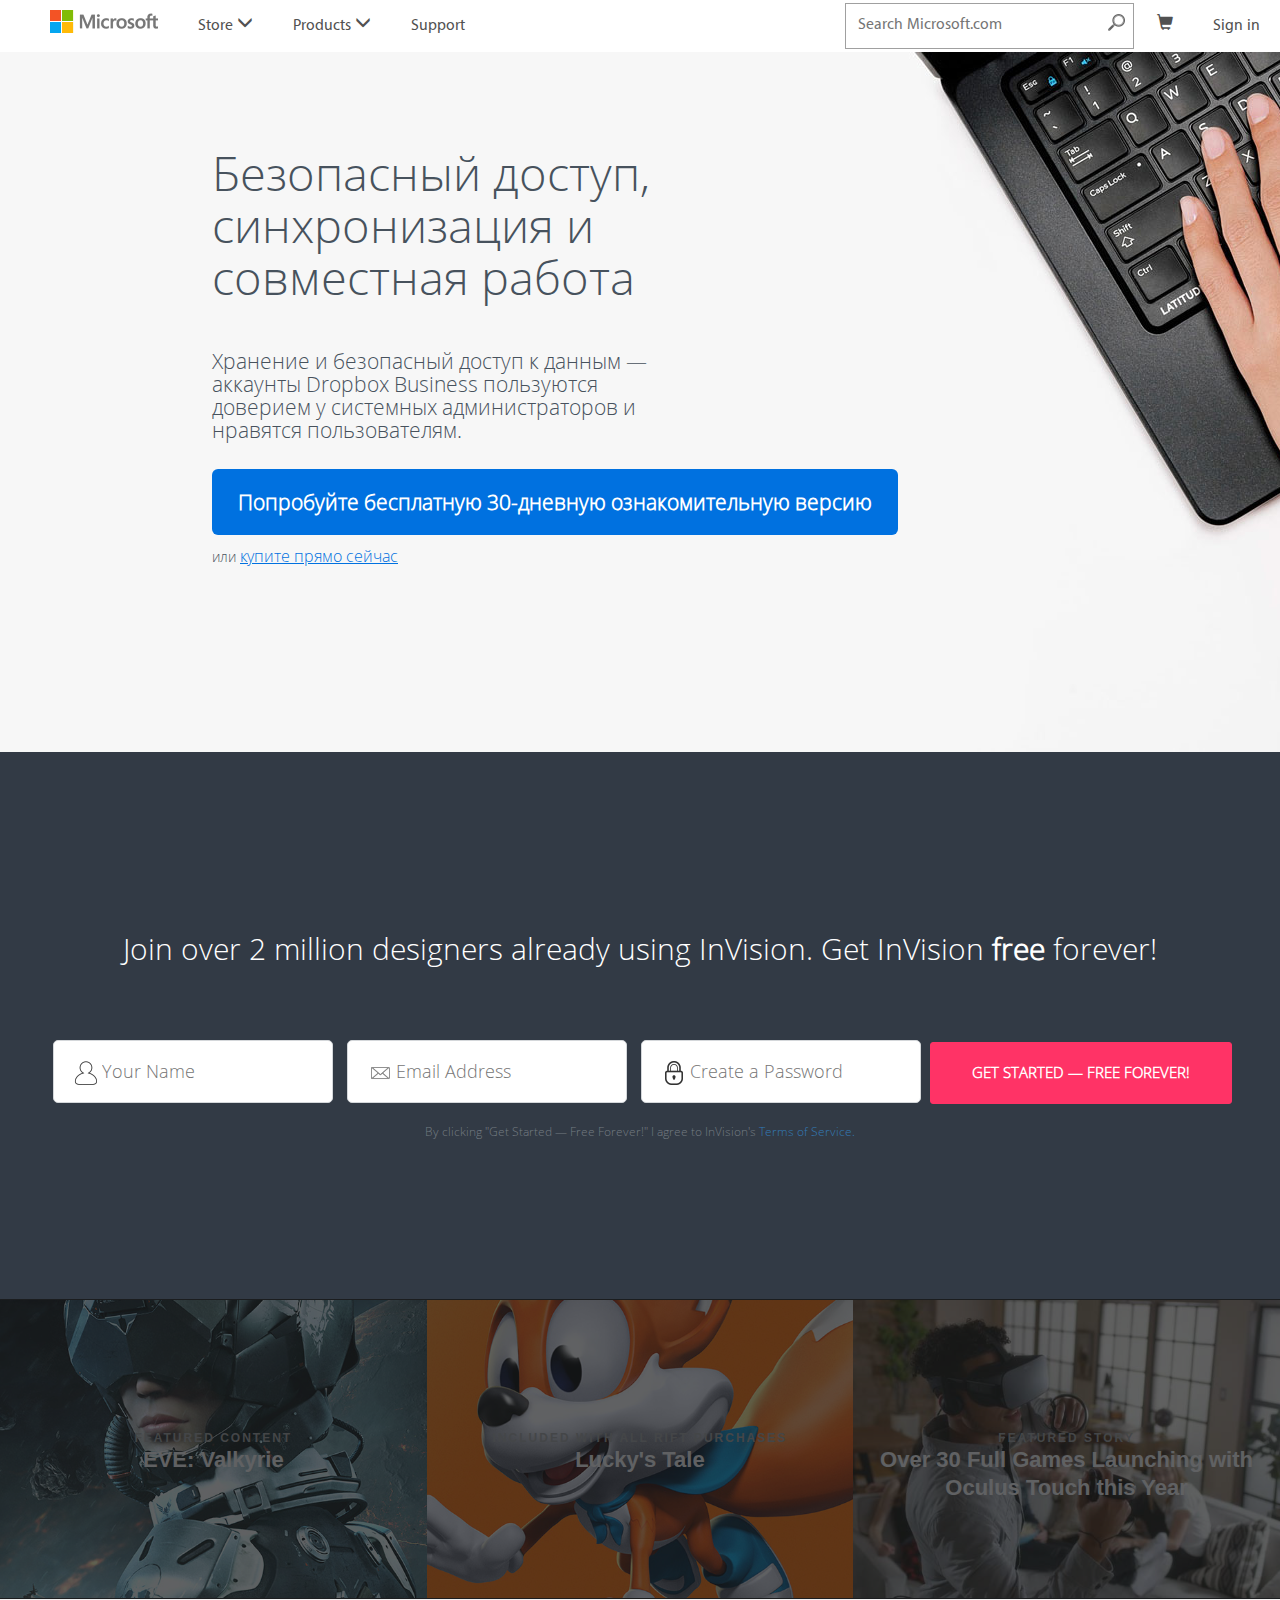
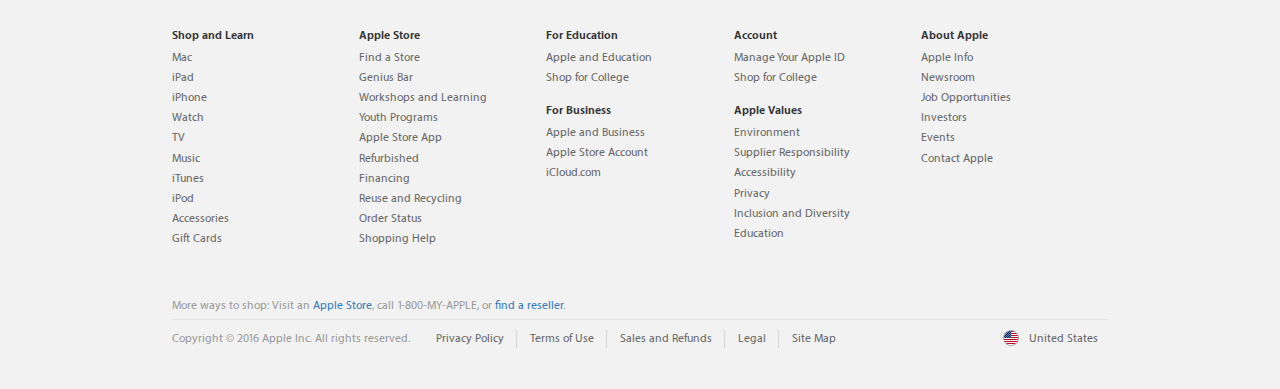
<file: index.html>
<!DOCTYPE html>
<html lang="en">
<head>
    <meta charset="UTF-8">
    <title>Title</title>

    <link href="css/style.css" rel="stylesheet">
    <link href="css/bootstrap.css" rel="stylesheet">
    <link href="css/bootstrap-responsive.css" rel="stylesheet">


    <script src="https://ajax.googleapis.com/ajax/libs/jquery/1.12.4/jquery.min.js"></script>
    <script src="js/jquery.menu-aim.js" type="text/javascript"></script>
    <script src="js/bootstrap.min.js" type="text/javascript"></script>
    <script>
        window.onload = function () {
            var store_clicked = false,
                    product_clicked = false;

            var microsoft_store = document.getElementById('microsoft_store'),
                    microsoft_products = document.getElementById('microsoft_products'),
                    microsoft_support = document.getElementById('microsoft_support');

            function resizeMicrosoftMenu() {
                if (768 < document.documentElement.clientWidth) {
                    $('#microsoft_nav').append(microsoft_store);
                    $('#microsoft_nav').append(microsoft_products);
                    $('#microsoft_nav').append(microsoft_support);
                    $('#microsoft_nav').append($('#microsoft_store_nav'));
                    $('#microsoft_nav').append($('#microsoft_products_nav'));

                    smartMicrosoftMenu();
                }
                else {
                    $('#microsoft_adaptive_menu').append(microsoft_store);
                    $('#microsoft_adaptive_menu').append(microsoft_products);
                    $('#microsoft_adaptive_menu').append(microsoft_support);
                    $('#microsoft_store').append($('#microsoft_store_nav'));
                    $('#microsoft_products').append($('#microsoft_products_nav'));

                }
            }

            resizeMicrosoftMenu();


            (function () {
                $("#microsoft_store_nav").menuAim({
                    activate: function (a) {
                        var idx = $(a).index();
                        $('#microsoft_store_submenu ul').eq(idx).show();

                        $('#microsoft_store_nav li a').css({'background-color': '#f4f4f4'});
                        $('#microsoft_store_nav li a').eq(idx).css({'background-color': '#dcdcdc'});
                    },  // fired on row activation
                    deactivate: function (a) {
                        var idx = $(a).index();
                        $('#microsoft_store_submenu ul').eq(idx).hide();
                    }  // fired on row deactivation

                });

                $("#microsoft_products_nav").menuAim({
                    activate: function (a) {
                        var idx = $(a).index();
                        $('#microsoft_products_submenu ul').eq(idx).show();

                        $('#microsoft_products_nav li a').css({'background-color': '#f4f4f4'});
                        $('#microsoft_products_nav li a').eq(idx).css({'background-color': '#dcdcdc'});
                    },  // fired on row activation
                    deactivate: function (a) {
                        var idx = $(a).index();
                        $('#microsoft_products_submenu ul').eq(idx).hide();
                    }  // fired on row deactivation
                });
            })();


            $(window).resize(function () {
                //alert('resize');
                resizeMicrosoftMenu();

            });

            window.addEventListener('click', function (event) {
                $('#microsoft_store_nav').hide();
                $('#microsoft_store_submenu ul').hide();
                microsoft_store.style.backgroundColor = '#ffffff';

                $('#microsoft_products_nav').hide();
                $('#microsoft_products_submenu ul').hide();
                microsoft_products.style.backgroundColor = '#ffffff';

                $('#microsoft_adaptive_menu').hide();
            });


            microsoft_store.addEventListener('click', function (event) {
                if (!store_clicked) {
                    $('#microsoft_store_nav').show();

                    $('#microsoft_products_nav').hide();
                    $('#microsoft_products_submenu ul').hide();

                    microsoft_store.style.backgroundColor = '#f4f4f4';
                    microsoft_products.style.backgroundColor = '#ffffff';

                    store_clicked = !store_clicked;
                }
                else {
                    $('#microsoft_store_nav').hide();
                    microsoft_store.style.backgroundColor = '#ffffff';
                    store_clicked = !store_clicked;
                }

                event.preventDefault();
                event.stopPropagation();
            });

            microsoft_products.addEventListener('click', function (event) {
                if (!product_clicked) {

                    $('#microsoft_products_nav').show();

                    $('#microsoft_store_nav').hide();
                    $('#microsoft_store_submenu ul').hide();


                    microsoft_products.style.backgroundColor = '#f4f4f4';
                    microsoft_store.style.backgroundColor = '#ffffff';

                    product_clicked = !product_clicked;
                }
                else {
                    $('#microsoft_products_nav').hide();
                    microsoft_products.style.backgroundColor = '#ffffff';
                    product_clicked = !product_clicked;
                }
                event.preventDefault();
                event.stopPropagation();

            });


            var microsoft_form = document.getElementById('microsoft_nav_form');

            microsoft_form.addEventListener('click', function (event) {
                var form = $('#microsoft_nav_form > form');
                if (!form.hasClass('microsoft_nav_form_visible')) {
                    //alert('visible');
                    form.addClass('microsoft_nav_form_visible');
                }
                else {
                    //alert('unvisible');
                    form.removeClass('microsoft_nav_form_visible');
                }
            }, false);

            $('#microsoft_nav_form > form').click(function (event) {
                event.stopPropagation();
            });

            var microsoft_menu = document.getElementById('microsoft_menu');
            var microsoft_menu_visible = false;

            microsoft_menu.addEventListener('click', function (event) {

                if (document.documentElement.clientWidth <= 768) {
                    if (!microsoft_menu_visible) {
                        $('#microsoft_adaptive_menu').show();

                        microsoft_store.style.display = 'block';
                        microsoft_products.style.display = 'block';
                        microsoft_support.style.display = 'block';

                        microsoft_menu_visible = true;
                    }
                    else {
                        microsoft_store.style.display = 'none';
                        microsoft_products.style.display = 'none';
                        microsoft_support.style.display = 'none';

                        microsoft_menu_visible = false;
                    }
                }
                event.preventDefault();
                event.stopPropagation();
            });


            var apple_nav = document.getElementsByClassName('apple_nav_submenu_invisible');

            for (var i = 0; i < apple_nav.length; i++) {
                var elem = apple_nav[i];
                elem.addEventListener('click', function () {
                    if (this.classList.contains('apple_nav_submenu_invisible')) {
                        this.classList.remove('apple_nav_submenu_invisible');
                        this.classList.add('apple_nav_submenu_visible');
                    }
                    else {
                        this.classList.remove('apple_nav_submenu_visible');
                        this.classList.add('apple_nav_submenu_invisible');
                    }
                }, true);
            }

        }

    </script>

</head>
<body>

<!--Microsoft-->
<nav id="microsoft_nav">
    <div id="microsoft_logo">
        <a href="#">
            <img src="images/microsoft.png">
        </a>
    </div>
    <div id="microsoft_store" class="microsoft_nav">
        <span>Store</span>
        <span class="glyphicon glyphicon-menu-down" aria-hidden="true"></span>
    </div>
    <div id="microsoft_products" class="microsoft_nav">
        <span>Products</span>
        <span class="glyphicon glyphicon-menu-down" aria-hidden="true"></span>
    </div>
    <div id="microsoft_support" class="microsoft_nav">
        <a href="#"><span>Support</span></a>
    </div>


    <div id="microsoft_menu" class="microsoft_nav microsoft_nav_right">
        <span class="glyphicon glyphicon-menu-hamburger" aria-hidden="true"></span>
    </div>

    <div class="microsoft_nav microsoft_nav_right">
        <a href="#"><span>Sign in</span></a>
    </div>
    <div class="microsoft_nav microsoft_nav_right">
        <a href="#"><span class="glyphicon glyphicon-shopping-cart" aria-hidden="true"></span></a>
    </div>
    <div id="microsoft_nav_form" class="microsoft_nav_right">
        <form method="get" action="">
            <input type="text" placeholder="Search Microsoft.com">
            <button type="submit"></button>
        </form>
    </div>


    <ul id="microsoft_store_nav" class="microsoft_nav_menu">
        <li><a href="#">Store home</a></li>
        <li><a href="#">Devices <span class="glyphicon glyphicon-menu-right" aria-hidden="true"></span></a></li>
        <li><a href="#">Software <span class="glyphicon glyphicon-menu-right" aria-hidden="true"></span></a></li>
        <li><a href="#">Apps <span class="glyphicon glyphicon-menu-right" aria-hidden="true"></span></a></li>
        <li><a href="#">Games <span class="glyphicon glyphicon-menu-right" aria-hidden="true"></span></a></li>
        <li><a href="#">Entertainment <span class="glyphicon glyphicon-menu-right" aria-hidden="true"></span></a></li>
        <li><a href="#">Business & Education <span class="glyphicon glyphicon-menu-right" aria-hidden="true"></span></a>
        </li>
        <li><a href="#">Sale <span class="glyphicon glyphicon-menu-right" aria-hidden="true"></span></a></li>
        <li><a href="#">Find a store</a></li>
        <li><a href="#">Gift cards</a></li>
    </ul>

    <ul id="microsoft_products_nav" class="microsoft_nav_menu">
        <li><a href="#">Software & services <span class="glyphicon glyphicon-menu-right" aria-hidden="true"></span></a>
        </li>
        <li><a href="#">Devices & Xbox <span class="glyphicon glyphicon-menu-right" aria-hidden="true"></span></a></li>
        <li><a href="#">For business <span class="glyphicon glyphicon-menu-right" aria-hidden="true"></span></a></li>
        <li><a href="#">For developer & IT pros <span class="glyphicon glyphicon-menu-right" aria-hidden="true"></span></a>
        </li>
        <li><a href="#">For students & educator <span class="glyphicon glyphicon-menu-right" aria-hidden="true"></span></a>
        </li>
    </ul>

    <div id="microsoft_store_submenu">
        <ul class="none">
        </ul>

        <ul class="sub-menu">
            <li><a href="#">Microsoft Surface</a></li>
            <li><a href="#">PCs & tablets</a></li>
            <li><a href="#">Xbox</a></li>
            <li><a href="#">Virtual reality</a></li>
            <li><a href="#">Accessories</a></li>
            <li><a href="#">Windows phone</a></li>
            <li><a href="#">Microsoft Band</a></li>
        </ul>

        <ul class="sub-menu">
            <li><a href="#">Office</a></li>
            <li><a href="#">Windows</a></li>
            <li><a href="#">Additional software</a></li>
        </ul>

        <ul class="sub-menu">
            <li><a href="#">All apps</a></li>
            <li><a href="#">Windows apps</a></li>
            <li><a href="#">Windows phone apps</a></li>
        </ul>

        <ul class="sub-menu">
            <li><a href="#">Xbox One games</a></li>
            <li><a href="#">Xbox 360 games</a></li>
            <li><a href="#">PC games</a></li>
            <li><a href="#">Windows games</a></li>
            <li><a href="#">Windows phone games</a></li>
        </ul>

        <ul class="sub-menu">
            <li><a href="#">All Entertainment</a></li>
            <li><a href="#">Movies & TV</a></li>
            <li><a href="#">Music</a></li>
        </ul>

        <ul class="sub-menu">
            <li><a href="#">Business Store</a></li>
            <li><a href="#">Education Store</a></li>
            <li><a href="#">Developer</a></li>
        </ul>

        <ul class="sub-menu">
            <li><a href="#">Back-to-school essentials</a></li>
            <li><a href="#">Sale</a></li>
        </ul>

        <ul class="none">
        </ul>

        <ul class="none">
        </ul>
    </div>

    <div id="microsoft_products_submenu">
        <ul class="sub-menu">
            <li><a href="#">Windows</a></li>
            <li><a href="#">Office</a></li>
            <li><a href="#">Free downloads & security</a></li>
            <li><a href="#">Internet Explorer</a></li>
            <li><a href="#">Microsoft Edge</a></li>
            <li><a href="#">Skype</a></li>
            <li><a href="#">OneNote</a></li>
            <li><a href="#">OneDrive</a></li>
            <li><a href="#">Microsoft Health</a></li>
            <li><a href="#">MSN</a></li>
            <li><a href="#">Bing</a></li>
            <li><a href="#">Microsoft Groove</a></li>
            <li><a href="#">Microsoft Movies & TV</a></li>
        </ul>

        <ul class="sub-menu">
            <li><a href="#">All Microsoft devices</a></li>
            <li><a href="#">Microsoft Surface</a></li>
            <li><a href="#">All Windows PCs & tablets</a></li>
            <li><a href="#">PC accessories</a></li>
            <li><a href="#">Xbox & games</a></li>
            <li><a href="#">Microsoft Band</a></li>
            <li><a href="#">Microsoft Lumia</a></li>
            <li><a href="#">All Windows phones</a></li>
            <li><a href="#">Microsoft HoloLens</a></li>
        </ul>

        <ul class="sub-menu">
            <li><a href="#">Clouf Platform</a></li>
            <li><a href="#">Microsoft Azure</a></li>
            <li><a href="#">Microsoft Dynamics</a></li>
            <li><a href="#">Windows for business</a></li>
            <li><a href="#">Office for business</a></li>
            <li><a href="#">Skype for business</a></li>
            <li><a href="#">Surface for business</a></li>
            <li><a href="#">Enterprise solutions</a></li>
            <li><a href="#">Small business solutions</a></li>
            <li><a href="#">Find a solutions provider</a></li>
            <li><a href="#">Volume Licensing</a></li>
        </ul>

        <ul class="sub-menu">
            <li><a href="#">Develop Windows apps</a></li>
            <li><a href="#">Microsoft Azure</a></li>
            <li><a href="#">MSDN</a></li>
            <li><a href="#">TechNet</a></li>
            <li><a href="#">Visual Studio</a></li>
        </ul>

        <ul class="sub-menu">
            <li><a href="#">Office for students</a></li>
            <li><a href="#">OneNote in classroom</a></li>
            <li><a href="#">Shop PCs & tablets perfect for students</a></li>
            <li><a href="#">Microsoft in Education</a></li>
        </ul>

    </div>
</nav>
<div id="microsoft_adaptive_menu">

</div>

<!--Dropbox-->
<main>
    <section id="dropbox">
        <div class="dropbox_background">
            <div class="dropbox_top_section">
                <h1>Безопасный доступ, синхронизация и совместная работа</h1>
                <h2>Хранение и безопасный доступ к данным — аккаунты Dropbox Business пользуются доверием у системных
                    администраторов и нравятся пользователям.</h2>
                <a href="#">Попробуйте бесплатную 30-дневную ознакомительную версию</a>

                <span>или <a href="#">купите прямо сейчас</a></span>
            </div>
        </div>
    </section>


    <!--Invision-->
    <section id="invision">
        <h2>Join over 2 million designers already using InVision. Get InVision <strong>free</strong> forever!</h2>
        <form method="POST" id="signup_form" class="signup_form" action="">
            <input type="text" name="name" id="invision_name" value="" autocomplete="off" spellcheck="false"
                   placeholder="Your Name"/>
            <input type="email" name="email" id="invision_email" value="" autocomplete="off" spellcheck="false"
                   placeholder="Email Address"/>
            <input type="password" name="password" id="invision_password" value="" autocomplete="off" spellcheck="false"
                   placeholder="Create a Password"/>
            <button type="submit">Get Started &mdash; Free Forever!</button>
        </form>

        <p class="terms">By clicking "Get Started &mdash; Free Forever!" I agree to InVision's <a href="#">Terms of
            Service.</a></p>
    </section>

    <!--Oculus-->
    <section id="oculus">
        <ul>
            <li>
                <div id="oculus_first" class="oculus_image">
                    <a href="#">
                        <h4>Featured content</h4>
                        <h3>EVE: Valkyrie</h3>
                    </a>
                </div>
            </li>

            <li>
                <div id="oculus_second" class="oculus_image">
                    <a href="#">
                        <h4>Included with all rift purchases</h4>
                        <h3>Lucky's Tale</h3>
                    </a>
                </div>

            </li>

            <li>
                <div id="oculus_third" class="oculus_image">
                    <a href="#">
                        <h4>Featured Story</h4>
                        <h3>Over 30 Full Games Launching with Oculus Touch this Year</h3>
                    </a>
                </div>
            </li>
        </ul>
    </section>
</main>

<footer id="apple">
    <nav id="apple_nav">
        <h2 class="none">Apple footer</h2>

        <div class="apple_nav_menu">
            <h3 class="apple_nav_submenu_invisible">Shop and Learn</h3>
            <ul>
                <li><a href='#'>Mac</a></li>
                <li><a href='#'>iPad</a></li>
                <li><a href='#'>iPhone</a></li>
                <li><a href='#'>Watch</a></li>
                <li><a href='#'>TV</a></li>
                <li><a href='#'>Music</a></li>
                <li><a href='#'>iTunes</a></li>
                <li><a href='#'>iPod</a></li>
                <li><a href='#'>Accessories</a></li>
                <li><a href='#'>Gift Cards</a></li>
            </ul>
        </div>

        <div class="apple_nav_menu">
            <h3 class="apple_nav_submenu_invisible">Apple Store</h3>
            <ul>
                <li><a href='#'>Find a Store</a></li>
                <li><a href='#'>Genius Bar</a></li>
                <li><a href='#'>Workshops and Learning</a></li>
                <li><a href='#'>Youth Programs</a></li>
                <li><a href='#'>Apple Store App</a></li>
                <li><a href='#'>Refurbished</a></li>
                <li><a href='#'>Financing</a></li>
                <li><a href='#'>Reuse and Recycling</a></li>
                <li><a href='#'>Order Status</a></li>
                <li><a href='#'>Shopping Help</a></li>
            </ul>
        </div>

        <div class="apple_nav_menu">
            <h3 class="apple_nav_submenu_invisible">For Education</h3>
            <ul>
                <li><a href='#'>Apple and Education</a></li>
                <li><a href='#'>Shop for College</a></li>
            </ul>

            <h3 class="apple_nav_submenu_invisible">For Business</h3>
            <ul>
                <li><a href='#'>Apple and Business</a></li>
                <li><a href='#'>Apple Store Account</a></li>
                <li><a href='#'>iCloud.com</a></li>
            </ul>
        </div>

        <div class="apple_nav_menu">
            <h3 class="apple_nav_submenu_invisible">Account</h3>
            <ul>
                <li><a href='#'>Manage Your Apple ID</a></li>
                <li><a href='#'>Shop for College</a></li>
            </ul>

            <h3 class="apple_nav_submenu_invisible">Apple Values</h3>
            <ul>
                <li><a href='#'>Environment</a></li>
                <li><a href='#'>Supplier Responsibility</a></li>
                <li><a href='#'>Accessibility</a></li>
                <li><a href='#'>Privacy</a></li>
                <li><a href='#'>Inclusion and Diversity</a></li>
                <li><a href='#'>Education</a></li>
            </ul>
        </div>

        <div class="apple_nav_menu">
            <h3 class="apple_nav_submenu_invisible">About Apple</h3>
            <ul>
                <li><a href='#'>Apple Info</a></li>
                <li><a href='#'>Newsroom</a></li>
                <li><a href='#'>Job Opportunities</a></li>
                <li><a href='#'>Investors</a></li>
                <li><a href='#'>Events</a></li>
                <li><a href='#'>Contact Apple</a></li>
            </ul>
        </div>
    </nav>

    <section id="apple_footer">
        <div class="apple_footer_shop">
            <span>More ways to shop: Visit an <a href="#">Apple Store</a>, call 1-800-MY-APPLE, or <a href="#">find a reseller</a>.</span>
        </div>
        <div id="apple_footer_copyright" class="apple_footer_shop">

            <div class="apple_footer_locale"><a>United States</a></div>
            <img class="apple_footer_locale" src="images/16.png">

            <span>Copyright © 2016 Apple Inc. All rights reserved.</span>
            <ul>
                <li><a href="#">Privacy Policy</a></li>
                <li><a href="#">Terms of Use</a></li>
                <li><a href="#">Sales and Refunds</a></li>
                <li><a href="#">Legal</a></li>
                <li><a href="#">Site Map</a></li>
            </ul>


        </div>
    </section>
</footer>


</body>
</html>
</file>
<file: css/style.css>
/* http://meyerweb.com/eric/tools/css/reset/ | v2.0 | 20110126 */
html, body, div, span, applet, object, iframe, h1, h2, h3, h4, h5, h6, p, blockquote, pre, a, abbr, acronym, address, big, cite, code, del, dfn, em, img, ins, kbd, q, s, samp, small, strike, strong, sub, sup, tt, var, b, u, i, center, dl, dt, dd, ol, ul, li, fieldset, form, label, legend, table, caption, tbody, tfoot, thead, tr, th, td, article, aside, canvas, details, embed, figure, figcaption, footer, header, hgroup, menu, nav, output, ruby, section, summary, time, mark, audio, video {
    margin: 0;
    padding: 0;
    border: 0;
    font-size: 100%;
    font: inherit;
    vertical-align: baseline;
}

th, thead {
    text-align: left;
}

img {
    display: block;
    border: none;
}

/* HTML5 display-role reset for older browsers */
article, aside, details, figcaption, figure, footer, header, hgroup, menu, main, nav, section {
    display: block;
}

body {
    line-height: 1;
}

ol, ul {
    list-style: none;
}

blockquote, q {
    quotes: none;
}

blockquote:before, blockquote:after, q:before, q:after {
    content: '';
    content: none;
}

/*------------------------------------------------------------------------------
	Basic Styles
------------------------------------------------------------------------------*/
@font-face {
    font-family: SegoeUI;
    src: url(../fonts/segoeui.ttf);
}

@font-face {
    font-family: OpenSans;
    src: url(../fonts/OpenSans-Light.ttf);
}

@font-face {
    font-family: MyriadSetProMedium;
    src: url('../fonts/myriad-set-pro_medium.ttf');
}

@font-face {
    font-family: MyriadSetProBold;
    src: url('../fonts/myriad-set-pro_bold.ttf');
}

/* HTML Tags */
body {
    padding: 0px;
}

.none {
    display: none;
}

#microsoft_nav {
    height: 48px;
    width: 100%;
    font-family: MyriadSetProMedium;
    font-size: 16px;
    display: block;
}

#microsoft_logo {
    width: 108px;
    height: 100%;
    padding: 10px 0px;
    margin: 0px 20px 0px 50px;
    float: left;
}

#microsoft_logo a img {
    width: 108px;
    height: 23px;
}

#microsoft_store {
    height: 48px;
    text-align: center;
}

.microsoft_nav {
    height: 48px;
    float: left;
    padding: 5px 20px;
}

.microsoft_nav_right {
    float: right;
}

.microsoft_nav span, .microsoft_nav form {
    position: relative;
    top: 10px;
    text-decoration: none;
    color: #515151;
}

.microsoft_nav:hover {
    background-color: #f4f4f4;
}

.microsoft_nav_menu {
    float: left;
    background-color: #f4f4f4;
    display: none;
    clear: both;
    border: 1px solid lightgray;
    position: absolute;
    top: 48px;

}

.microsoft_nav_menu li a {
    display: block;
    width: 239px;
    padding: 17px 24px;
    color: #515151;
}

.microsoft_nav_menu li a:hover {
    background-color: #dcdcdc;
}

.microsoft_nav_menu li a span {
    float: right;
}

#microsoft_store_nav{
    left: 178px;
}

#microsoft_products_nav {
    left: 272px;
}

#microsoft_menu{
    display: none;
}

.sub-menu {
    position: absolute;
    display: none;
    background-color: #dddddd;
    top: 48px;
}

#microsoft_store_submenu .sub-menu{
    left: 419px;
    height: 542px;
}

#microsoft_products_submenu .sub-menu{
    left: 513px;
    min-height: 282px;
}

.sub-menu li a {
    display: block;
    width: 300px;
    padding: 17px 24px;
    color: #515151;
}

.sub-menu li a:hover {
    background-color: #d0d0d0;
}

#microsoft_store_nav li:hover .sub-menu {
    display: block;
}

#microsoft_products_nav li:hover .sub-menu {
    display: block;
}

#microsoft_store_submenu, #microsoft_products_submenu {
    float: left;
}

#microsoft_store_submenu ul, #microsoft_products_submenu ul {
    display: none;
}

#microsoft_nav_form {
    padding: 0px;
    margin: 0px;
}

#microsoft_nav_form form {
    padding: 2px 0px 2px 10px;
    margin: 3px;
    border: 1px solid #a0a0a0;
}

#microsoft_nav_form form input {
    width: 244px;
    height: 36px;
    border: none;
    float: left;

}

#microsoft_nav_form form button {
    width: 33px;
    height: 33px;
    background-image: url(../images/search_icon17x17.png);
    background-repeat: no-repeat;
    background-color: #ffffff;
    background-position: center;
    border: none;
}

/*DROPBOX*/
#dropbox {
    width: 100%;
    height: 700px;
    overflow: hidden;
}

#dropbox .dropbox_background{
    width: 150%;
    height: 100%;

    background-image: url('../images/dropbox_background.jpg');
    background-color: #f7f7f7;
    background-size: contain;
    background-repeat: no-repeat;
    background-position: right center;

}

.dropbox_top_section{
    max-width: 990px;
    height: 550px;
    padding: 75px 20px;
    margin-left: 10%;
    text-align: left;

    color: #47525d;
    font-family: OpenSans;
}

.dropbox_top_section > h1{
    width: 450px;
    height: 183px;
    text-align: left;
    font-size: 47.25px;
    font-weight: 100;
    margin-bottom: 20px;
}

.dropbox_top_section > h2 {
    width: 450px;
    font-size: 21px;
    padding-bottom: 20px;
    margin-bottom: 30px;

}

.dropbox_top_section > a{

    margin-bottom: 50px;
    padding: 19px 26px;
    font-size: 21px;
    font-weight: 600;
    line-height: 21px;
    background-color: #0071e0;
    color: #fff;
    text-align: center;
    border: none;
    border-radius: 6px;
    text-decoration: none!important;
}

.dropbox_top_section > a:hover{
    background-color: #1f85e0;
    color: #ffffff;
}

.dropbox_top_section > span {
    display: block;
    margin-top: 30px;
}

.dropbox_top_section > span > a{
    color: #0071e0;
    margin-top: 15px;
    font-size: 16px;
    text-decoration: underline;
}

.dropbox_top_section > span > a:hover {
    color: #17a9e0;
}



/*INVISION*/

#invision {
    height: auto;
    width: 100%;
    background-color: #323a45;
    padding: 160px 0px 145px 0px;
    font-family: OpenSans;
}

#invision h2 {
    color: #ffffff;
    text-align: center;
    font-size: 30px;
    margin-bottom: 55px;
}

#invision form {
    width: 95%;
    margin: 0 auto;
    text-align: center;

}

#invision form input {
    width: 280px;
    height: 63px;
    padding: 18px 15px 18px 48px;
    margin: 20px 5px;
    border: 1px solid #d4d7da;
    border-radius: 5px;
    font-size: 18px;

    background-position: 20px 20px;
    background-repeat: no-repeat;

}

#invision_name {
    background-image: url('../images/user_icon.png');
}

#invision_email {
    background-image: url('../images/mail_icon.png');
}

#invision_password {
    background-image: url('../images/password_icon.png');
}

#invision form button {
    width: 302px;
    height: 62px;
    border: 1px solid #ff3366;
    border-radius: 3px;
    background-color: #ff3366;
    font-size: 15px;
    font-weight: 700;
    text-transform: uppercase;
    color: #ffffff;
    padding: 10px;
    transition: background-color 0.3s;

}

#invision form button:hover {
    background-color: #ff274a;
}

#invision p {
    height: 21px;
    clear: both;
    font-size: 12px;
    color: #747c83;
    text-align: center;
}

/*OCULUS*/
#oculus {
    display: block;
    width: 100%;
    height: auto;

}

#oculus ul {
    list-style-type: none;
    margin: 0;
    padding: 0;
}

#oculus ul li {
    overflow: hidden;
    display: block;
    height: 300px;
    width: 33.33%;
    float: left;
    background-color: #1b1d1f;
}

.oculus_image {
    display: block;

    height: 300px;
    background-position: center center;
    background-repeat: no-repeat;
    background-size: cover;
    opacity: 0.3;
    transition: all 0.3s ease-out;

    border-top: 1px solid #1b1d1f;
    border-bottom: 1px solid #1b1d1f;
    text-align: center;


}

.oculus_image a {
    text-decoration: none!important;
}

.oculus_image a h4{
    color: #a4a5a6;
    font-size: 12px;
    font-weight: 600;
    letter-spacing: 2px;
    line-height: 16px;
    margin: 130px auto 0px;
    text-align: center;
    text-transform: uppercase;

}

.oculus_image a h3 {
    color: #fff;
    font-size: 22px;
    font-weight: 600;
    line-height: 28px;
    margin: 0;
    text-align: center;
}

.oculus_image:hover {
    opacity: 1;
    transform: scale(1.1);
}

.oculus_image a {
    display: block;
    height: 100%;
}

#oculus_first {
    background-image: url('../images/eve-valkyrie.jpg');
}

#oculus_second {
    background-image: url('../images/luckys-tale.jpg');
}

#oculus_third {
    background-image: url('../images/touch.jpg');
}

/*APPLE*/
#apple{
    display: block;
    clear: both;
    width: 100%;
    height: auto;
    background-color: #f2f2f2;
    padding-top: 12px;


}

#apple_nav {
    max-width: 980px;
    height: auto;
    width: 100%;
    margin: 0 auto;
    padding: 0 22px;
}

.apple_nav_menu {
    float: left;
    width: 20%;
    margin-bottom: 20px;

}

.apple_nav_menu h3{
    font-family: MyriadSetProBold;
    font-size: 12px;
    line-height: 1.66667;
    font-weight: 600;
    letter-spacing: normal;
    color: #333;
    margin: 15px 0px 0px;
    border: none;

}

.apple_nav_menu ul li a{
    font-family: MyriadSetProMedium;
    font-size: 12px;

    font-weight: 100;
    letter-spacing: normal;
    color: #666;

}

.apple_nav_menu ul li a:hover{
    color: #464646;
}

#apple_footer{
    clear: both;
    max-width: 980px;
    width: 100%;
    margin: 0 auto;
    padding: 20px 22px;
}

.apple_footer_shop{
    padding-bottom: 5px;
    margin-bottom: 6px;
    color: #999;
    border-bottom: 1px solid #e3e3e3;
    font-family: MyriadSetProMedium;
    font-size: 12px;
    font-weight: 100;
}

.apple_footer_shop a:hover{
    color: #464646;
}

#apple_footer_copyright{
    border: none;
}
#apple_footer_copyright span{
    float: left;
    margin-right: 26px;
    display: block;
}

#apple_footer_copyright ul {
    display: block;
    margin-top: 10px;
}

#apple_footer_copyright ul li{
    display: inline-block;
    border-right: 1px solid #d6d6d6;
    margin-right: 10px;
    padding-right: 12px;
    white-space: nowrap;
}

#apple_footer_copyright ul li:last-child{
    border: none;
}


#apple_footer_copyright ul li a{
    color: #666;
}

#apple_footer_copyright ul li a:hover{
    color: #464646;
}


.apple_footer_locale{
    margin-right: 10px;
    float: right;
    display: block;
}

.apple_footer_locale a{
    color: #666;
}

.apple_footer_locale a:hover{
    color: #464646;
}


@media screen and (min-width: 768px) and (max-width: 1023.99px) {

    #microsoft_nav_form {
        width: 44px;
        height: 48px;
        margin: 0px 9px;
        background-image: url('../images/search_icon21x21.png');
        background-repeat: no-repeat;
        background-size: 21px;
        background-position: center;
    }

    #microsoft_nav_form:hover{
        background-color: #f2f2f2;
    }

    #microsoft_nav_form form{
        display: none;
    }

    .microsoft_nav_form_visible {
        display: block!important;
        height: 80px;
        width: 80%;
        margin: 0px auto!important;
        padding-top: 23px!important;
        padding-left: 10%;
        padding-right: 10%;
        background-color: #f2f2f2;
        position: absolute;
        float: none;
        clear: both;
        left: 10%;
        top: 48px;
    }

    .microsoft_nav_form_visible > input{
        width: 100%;
        height: 33px!important;
        padding-left: 10px;
        width: 90%!important;
        color: black;
    }

    .microsoft_nav_form_visible > button{
        background-color: #1f85e0!important;
    }




    #dropbox .dropbox_background{
        width: 179%;
    }


    .dropbox_top_section > h1{
        font-size: 31px;
        max-width: 350px;
        margin-bottom: 0px;
        height: 120px;
    }
    .dropbox_top_section > h2 {

        font-size: 16px;
        max-width: 330px;
        font-weight: 100;
    }

    .dropbox_top_section > a{
        border-radius: 6px;
        font-weight: normal;
        font-size: 16px;
        padding: 14px 40px;
    }


    #invision form input {
        display: block;
        margin: 10px auto;
    }

    #invision form button {
        margin: 10px auto;
        display: block;
    }

}

@media screen and (max-width: 767.99px) {

    #microsoft_nav_form {
        width: 44px;
        height: 48px;
        margin: 0px 9px;
        background-image: url('../images/search_icon21x21.png');
        background-repeat: no-repeat;
        background-size: 21px;
        background-position: center;
    }

    #microsoft_nav_form:hover{
        background-color: #f2f2f2;
    }

    #microsoft_nav_form form{
        display: none;
    }

    .microsoft_nav_form_visible {
        display: block!important;
        height: 80px;
        width: 80%;
        margin: 0px auto!important;
        padding-top: 23px!important;
        padding-left: 10%;
        padding-right: 10%;
        background-color: #f2f2f2;
        position: absolute;
        float: none;
        clear: both;
        left: 10%;
        top: 48px;
    }

    .microsoft_nav_form_visible > input{
        width: 100%;
        height: 33px!important;
        padding-left: 10px;
        width: 90%!important;
        color: black;
    }

    .microsoft_nav_form_visible > button{
        background-color: #1f85e0!important;
    }

    #microsoft_menu {
        display: block;
        height: auto;
    }

    #microsoft_adaptive_menu{
        display: block;

        width: 239px;
        height: auto;
        position: absolute;
        right: 0px;
        top: 48px;

    }


    #microsoft_store, #microsoft_products, #microsoft_support{
        display: none;
        width: 239px;
        min-height: 48px;
        height: auto;
        clear: both;
        background-color: #f2f2f2;
        text-align: left;
        z-index: 1;
    }


    .microsoft_nav_menu{
        z-index: 10;
        float: left;
        clear: both;
        position: static;
        margin-top: 30px;
        margin-left: -20px;
        margin-right: -30px;

    }

    .sub-menu{
        display: none!important;
    }




    

    .dropbox_background{
        min-width: 1300px;
        margin-left: 0px;
    }

    .dropbox_top_section{
        margin-left: 0px;
        max-width: 767px;
        width: 400px;
    }

    .dropbox_top_section > h1{
        font-size: 24px;
        height: 70px;
        width:  100%;

    }
    .dropbox_top_section > h2 {

        font-size: 16px;
        font-weight: 100;
        width:  100%;
    }

    .dropbox_top_section > a{
        font-size: 14px;
        display: block;
        margin: 20px;
    }


    #invision form input {
        display: block;
        margin: 10px auto;

    }

    #invision form button {
        margin: 10px auto;
        display: block;
    }

    #oculus ul li {
        width: 100%;
    }

    #apple_nav {
        max-width: 980px;
        height: auto;
        width: 100%;
        margin: 0px auto;
        padding: 0px 16px;
    }

    .apple_nav_menu {
        width: 100%;
        height: auto;
        margin-bottom: 0px;

    }

    .apple_nav_menu > h3 {
        height: 38px;
        font-family: MyriadSetProMedium;
        font-size: 14px;
        line-height: 2.78571;
        font-weight: 400;
        letter-spacing: normal;

        border-bottom: 1px solid gray;


    }

    .apple_nav_menu > h3:after {
        content: '+';
        float: right;
        margin-right: 8px;

    }

    .apple_nav_submenu_invisible {

    }

    .apple_nav_submenu_invisible + ul {
        display: none;
        border-bottom: none;
    }

    .apple_nav_submenu_invisible + ul li{
        display: none;

    }

    .apple_nav_submenu_visible {
        font-family: MyriadSetProBold!important;
        border-bottom: none!important;
    }

    .apple_nav_submenu_visible + ul {

        border-bottom: 1px solid gray;

    }

    .apple_nav_submenu_visible + ul li {

    }

    .apple_nav_submenu_visible + ul li {

    }


    .apple_footer_locale{
        float: left;
    }

    #apple_footer_copyright span{
        clear: both;
        margin: 10px 0px;

    }

    #apple_footer_copyright ul {
        clear: both;
    }

}
</file>
